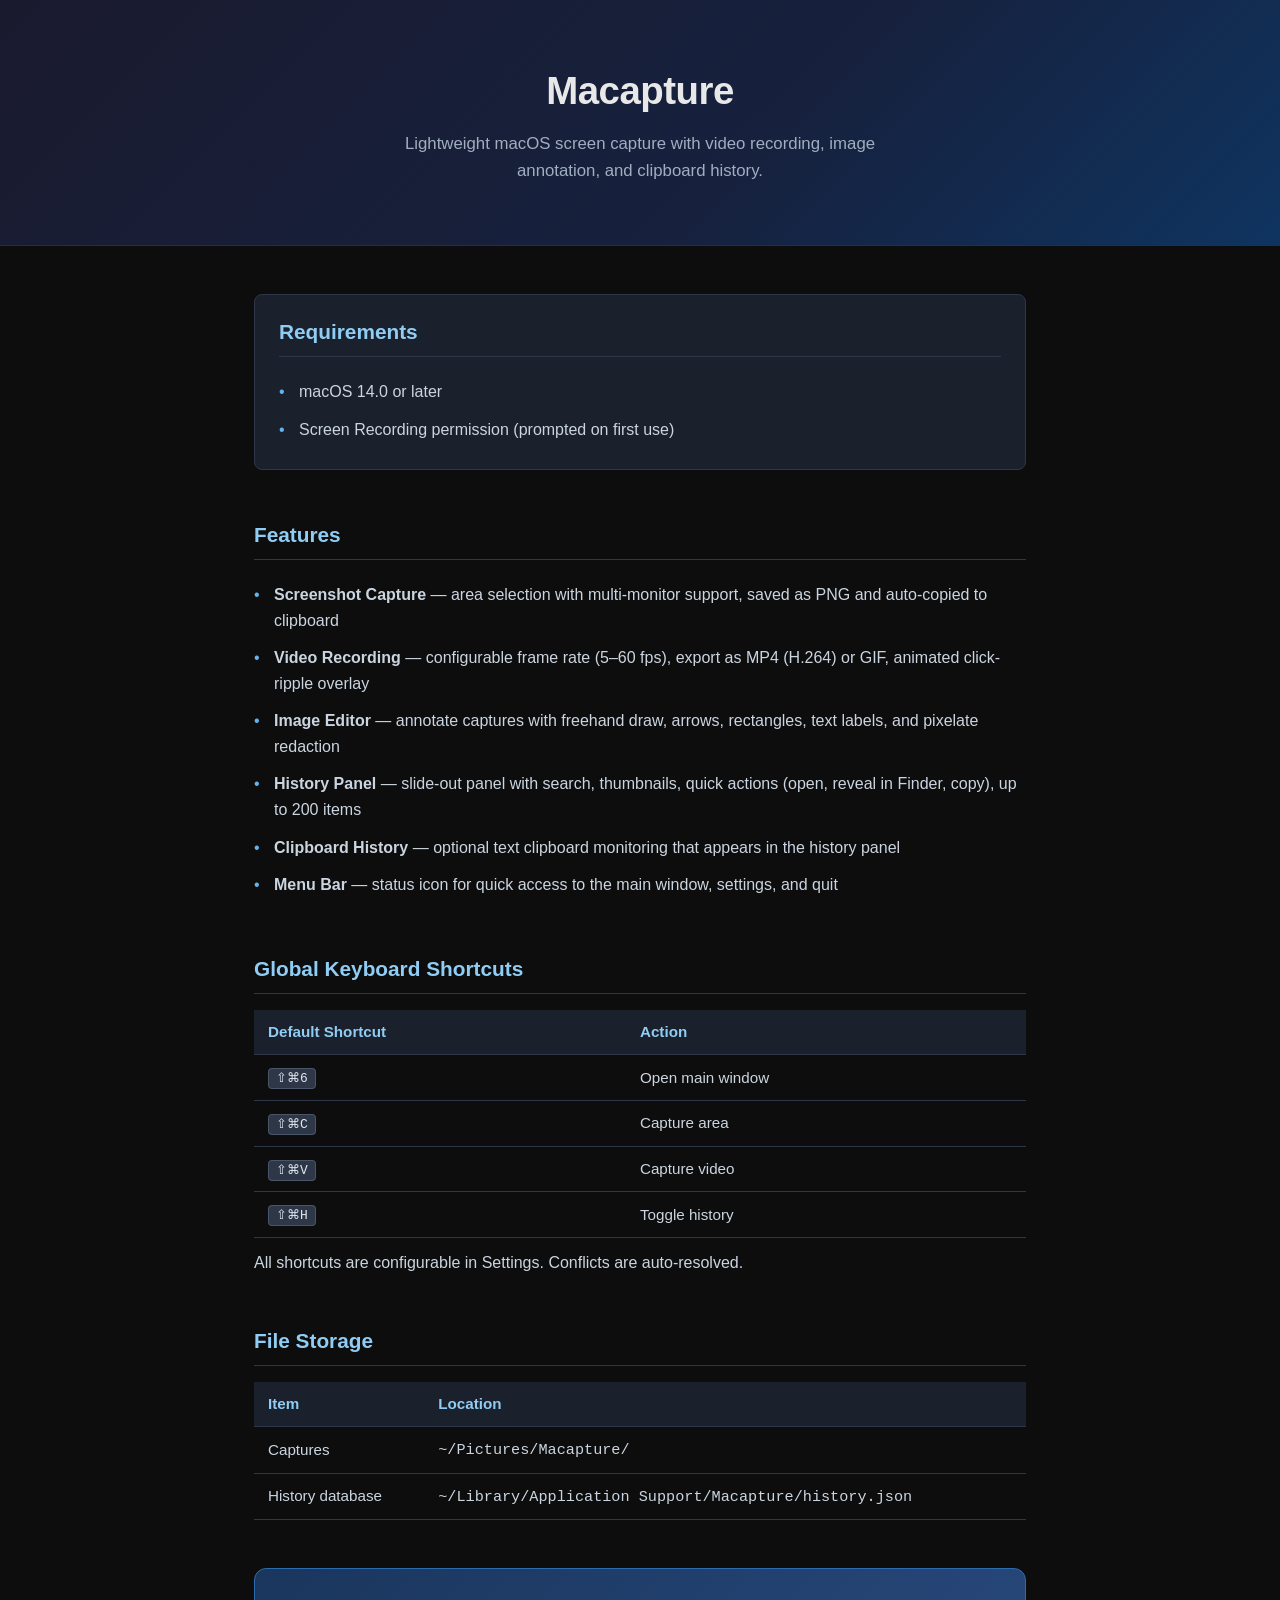
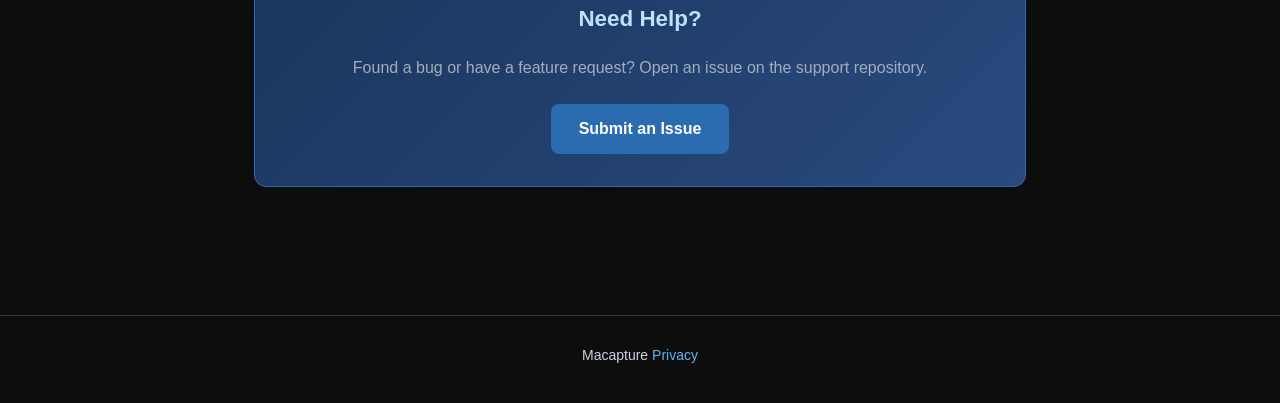
<file: index.html>
<!DOCTYPE html>
<html lang="en">
<head>
  <meta charset="UTF-8" />
  <meta name="viewport" content="width=device-width, initial-scale=1.0" />
  <title>Macapture – Support</title>
  <style>
    *, *::before, *::after { box-sizing: border-box; margin: 0; padding: 0; }

    body {
      font-family: -apple-system, BlinkMacSystemFont, "Segoe UI", Helvetica, Arial, sans-serif;
      background: #0d0d0d;
      color: #e8e8e8;
      line-height: 1.6;
    }

    header {
      background: linear-gradient(135deg, #1a1a2e 0%, #16213e 60%, #0f3460 100%);
      padding: 60px 24px 48px;
      text-align: center;
      border-bottom: 1px solid #2a2a4a;
    }

    header img {
      width: 96px;
      height: 96px;
      border-radius: 22%;
      margin-bottom: 20px;
    }

    header h1 {
      font-size: 2.4rem;
      font-weight: 700;
      letter-spacing: -0.5px;
    }

    header p {
      margin-top: 10px;
      font-size: 1.05rem;
      color: #a0aec0;
      max-width: 520px;
      margin-left: auto;
      margin-right: auto;
    }

    main {
      max-width: 820px;
      margin: 0 auto;
      padding: 48px 24px 80px;
    }

    section { margin-bottom: 48px; }

    h2 {
      font-size: 1.3rem;
      font-weight: 600;
      color: #90cdf4;
      margin-bottom: 16px;
      border-bottom: 1px solid #2d3748;
      padding-bottom: 8px;
    }

    p { color: #cbd5e0; margin-bottom: 12px; }

    ul {
      list-style: none;
      padding: 0;
    }

    ul li {
      padding: 6px 0 6px 20px;
      color: #cbd5e0;
      position: relative;
    }

    ul li::before {
      content: "•";
      position: absolute;
      left: 0;
      color: #63b3ed;
    }

    table {
      width: 100%;
      border-collapse: collapse;
      font-size: 0.95rem;
    }

    th, td {
      text-align: left;
      padding: 10px 14px;
      border-bottom: 1px solid #2d3748;
    }

    th {
      background: #1a202c;
      color: #90cdf4;
      font-weight: 600;
    }

    td { color: #cbd5e0; }

    kbd {
      background: #2d3748;
      border: 1px solid #4a5568;
      border-radius: 4px;
      padding: 2px 7px;
      font-family: "SF Mono", "Fira Code", monospace;
      font-size: 0.85em;
      color: #e2e8f0;
    }

    .cta-box {
      background: linear-gradient(135deg, #1a365d 0%, #2a4a7f 100%);
      border: 1px solid #2b6cb0;
      border-radius: 12px;
      padding: 32px 28px;
      text-align: center;
    }

    .cta-box h2 {
      border: none;
      color: #bee3f8;
      font-size: 1.4rem;
      margin-bottom: 10px;
    }

    .cta-box p {
      color: #a0aec0;
      margin-bottom: 24px;
    }

    .btn {
      display: inline-block;
      background: #2b6cb0;
      color: #fff;
      text-decoration: none;
      padding: 12px 28px;
      border-radius: 8px;
      font-weight: 600;
      font-size: 1rem;
      transition: background 0.2s ease;
    }

    .btn:hover { background: #3182ce; }

    .requirements {
      background: #1a202c;
      border: 1px solid #2d3748;
      border-radius: 8px;
      padding: 20px 24px;
    }

    footer {
      text-align: center;
      padding: 28px 24px;
      border-top: 1px solid #2d3748;
      color: #718096;
      font-size: 0.875rem;
    }

    footer a { color: #63b3ed; text-decoration: none; }
    footer a:hover { text-decoration: underline; }
  </style>
</head>
<body>

<header>
  <h1>Macapture</h1>
  <p>Lightweight macOS screen capture with video recording, image annotation, and clipboard history.</p>
</header>

<main>

  <section class="requirements">
    <h2>Requirements</h2>
    <ul>
      <li>macOS 14.0 or later</li>
      <li>Screen Recording permission (prompted on first use)</li>
    </ul>
  </section>

  <section>
    <h2>Features</h2>
    <ul>
      <li><strong>Screenshot Capture</strong> — area selection with multi-monitor support, saved as PNG and auto-copied to clipboard</li>
      <li><strong>Video Recording</strong> — configurable frame rate (5–60 fps), export as MP4 (H.264) or GIF, animated click-ripple overlay</li>
      <li><strong>Image Editor</strong> — annotate captures with freehand draw, arrows, rectangles, text labels, and pixelate redaction</li>
      <li><strong>History Panel</strong> — slide-out panel with search, thumbnails, quick actions (open, reveal in Finder, copy), up to 200 items</li>
      <li><strong>Clipboard History</strong> — optional text clipboard monitoring that appears in the history panel</li>
      <li><strong>Menu Bar</strong> — status icon for quick access to the main window, settings, and quit</li>
    </ul>
  </section>

  <section>
    <h2>Global Keyboard Shortcuts</h2>
    <table>
      <thead>
        <tr><th>Default Shortcut</th><th>Action</th></tr>
      </thead>
      <tbody>
        <tr><td><kbd>⇧⌘6</kbd></td><td>Open main window</td></tr>
        <tr><td><kbd>⇧⌘C</kbd></td><td>Capture area</td></tr>
        <tr><td><kbd>⇧⌘V</kbd></td><td>Capture video</td></tr>
        <tr><td><kbd>⇧⌘H</kbd></td><td>Toggle history</td></tr>
      </tbody>
    </table>
    <p style="margin-top:12px;">All shortcuts are configurable in Settings. Conflicts are auto-resolved.</p>
  </section>

  <section>
    <h2>File Storage</h2>
    <table>
      <thead>
        <tr><th>Item</th><th>Location</th></tr>
      </thead>
      <tbody>
        <tr><td>Captures</td><td><code>~/Pictures/Macapture/</code></td></tr>
        <tr><td>History database</td><td><code>~/Library/Application Support/Macapture/history.json</code></td></tr>
      </tbody>
    </table>
  </section>

  <section class="cta-box">
    <h2>Need Help?</h2>
    <p>Found a bug or have a feature request? Open an issue on the support repository.</p>
    <a class="btn" href="https://github.com/Band-Aid/macapture_support" target="_blank" rel="noopener noreferrer">
      Submit an Issue
    </a>
  </section>

</main>

<footer>
  <p>Macapture  <a href="https://band-aid.github.io/macapture_support/privacy.html" target="_blank" rel="noopener noreferrer">Privacy</a></p>
</footer>

</body>
</html>
</file>
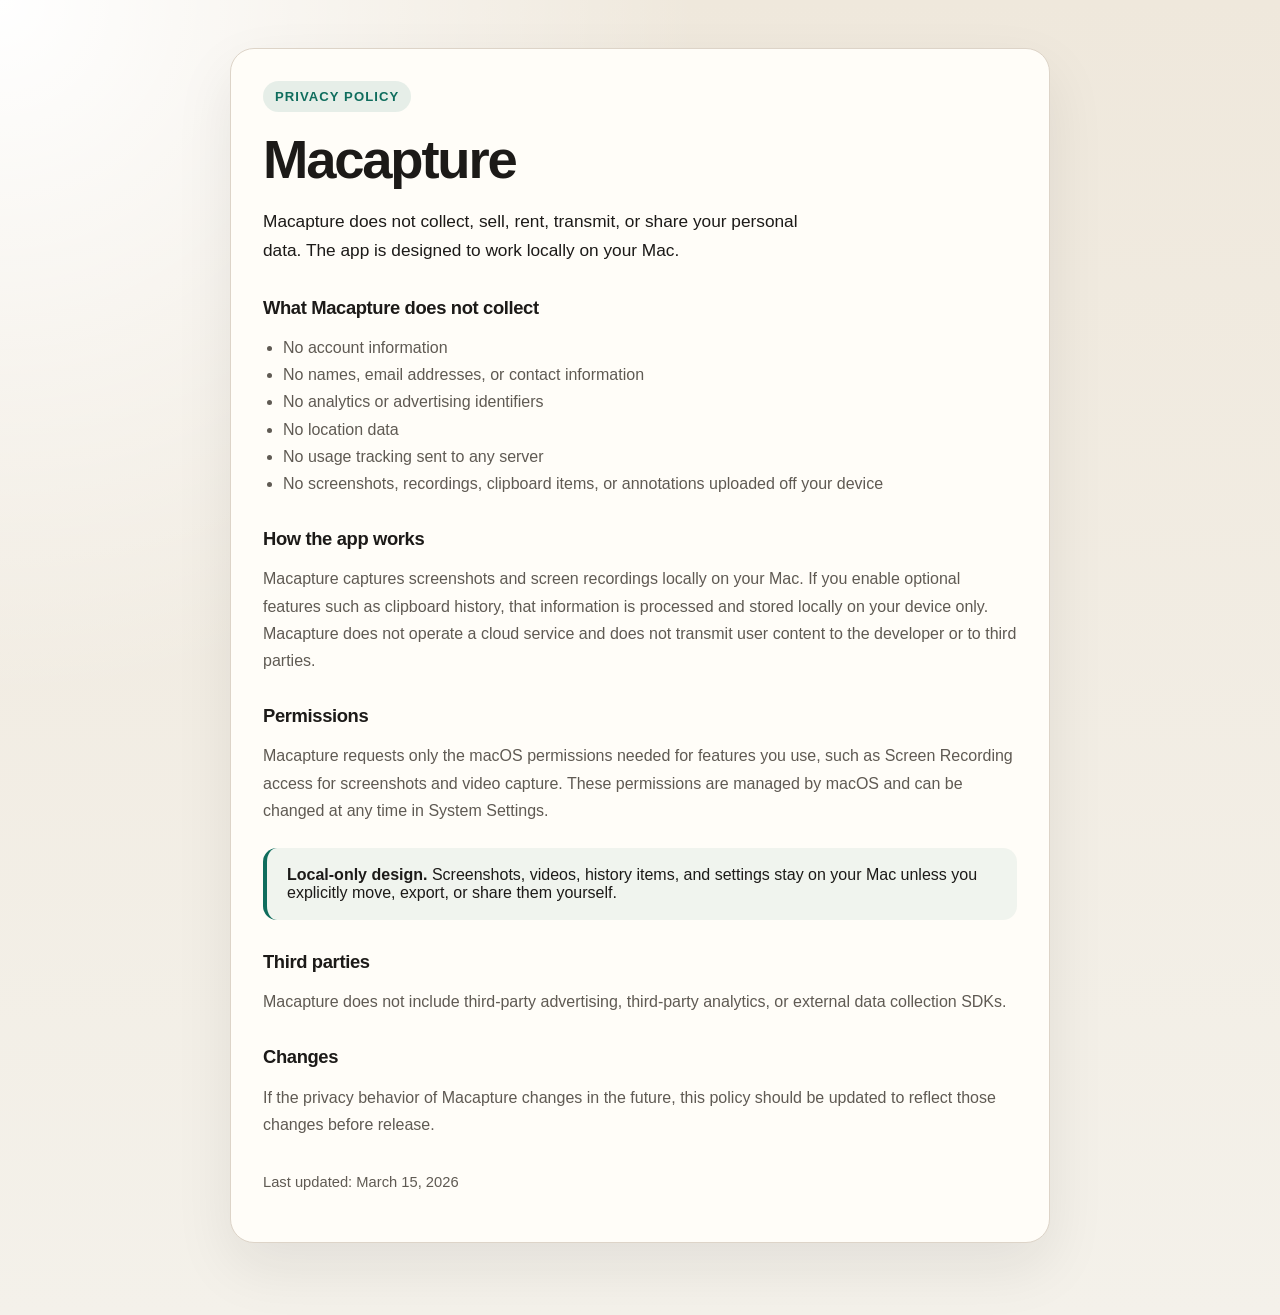
<file: privacy.html>
<!DOCTYPE html>
<html lang="en">
<head>
    <meta charset="utf-8">
    <meta name="viewport" content="width=device-width, initial-scale=1">
    <title>Macapture Privacy Policy</title>
    <style>
        :root {
            color-scheme: light;
            --bg: #f4f1ea;
            --panel: #fffdf8;
            --text: #1c1a18;
            --muted: #5f5a53;
            --line: #ddd4c8;
            --accent: #0f6d5d;
        }

        * {
            box-sizing: border-box;
        }

        body {
            margin: 0;
            font-family: "Avenir Next", "Helvetica Neue", Helvetica, Arial, sans-serif;
            background:
                radial-gradient(circle at top left, #ffffff 0%, rgba(255, 255, 255, 0) 38%),
                linear-gradient(180deg, #efe8dc 0%, var(--bg) 100%);
            color: var(--text);
        }

        main {
            max-width: 860px;
            margin: 0 auto;
            padding: 48px 20px 72px;
        }

        .card {
            background: var(--panel);
            border: 1px solid var(--line);
            border-radius: 24px;
            padding: 32px;
            box-shadow: 0 24px 60px rgba(28, 26, 24, 0.08);
        }

        h1,
        h2 {
            margin: 0 0 16px;
            line-height: 1.1;
        }

        h1 {
            font-size: clamp(2.2rem, 5vw, 3.4rem);
            letter-spacing: -0.04em;
        }

        h2 {
            margin-top: 32px;
            font-size: 1.15rem;
            letter-spacing: -0.02em;
        }

        p,
        li {
            font-size: 1rem;
            line-height: 1.7;
            color: var(--muted);
        }

        .lede {
            font-size: 1.08rem;
            color: var(--text);
            max-width: 60ch;
        }

        .badge {
            display: inline-block;
            margin-bottom: 18px;
            padding: 8px 12px;
            border-radius: 999px;
            background: rgba(15, 109, 93, 0.1);
            color: var(--accent);
            font-size: 0.82rem;
            font-weight: 700;
            letter-spacing: 0.08em;
            text-transform: uppercase;
        }

        ul {
            padding-left: 20px;
            margin: 12px 0 0;
        }

        .callout {
            margin-top: 24px;
            padding: 18px 20px;
            border-left: 4px solid var(--accent);
            background: rgba(15, 109, 93, 0.06);
            border-radius: 14px;
        }

        .footer {
            margin-top: 32px;
            font-size: 0.92rem;
            color: var(--muted);
        }

        @media (max-width: 640px) {
            main {
                padding: 24px 14px 40px;
            }

            .card {
                padding: 22px;
                border-radius: 18px;
            }
        }
    </style>
</head>
<body>
    <main>
        <section class="card">
            <div class="badge">Privacy Policy</div>
            <h1>Macapture</h1>
            <p class="lede">
                Macapture does not collect, sell, rent, transmit, or share your personal data.
                The app is designed to work locally on your Mac.
            </p>

            <h2>What Macapture does not collect</h2>
            <ul>
                <li>No account information</li>
                <li>No names, email addresses, or contact information</li>
                <li>No analytics or advertising identifiers</li>
                <li>No location data</li>
                <li>No usage tracking sent to any server</li>
                <li>No screenshots, recordings, clipboard items, or annotations uploaded off your device</li>
            </ul>

            <h2>How the app works</h2>
            <p>
                Macapture captures screenshots and screen recordings locally on your Mac. If you enable
                optional features such as clipboard history, that information is processed and stored locally
                on your device only. Macapture does not operate a cloud service and does not transmit user
                content to the developer or to third parties.
            </p>

            <h2>Permissions</h2>
            <p>
                Macapture requests only the macOS permissions needed for features you use, such as Screen
                Recording access for screenshots and video capture. These permissions are managed by macOS
                and can be changed at any time in System Settings.
            </p>

            <div class="callout">
                <strong>Local-only design.</strong>
                Screenshots, videos, history items, and settings stay on your Mac unless you explicitly move,
                export, or share them yourself.
            </div>

            <h2>Third parties</h2>
            <p>
                Macapture does not include third-party advertising, third-party analytics, or external data
                collection SDKs.
            </p>

            <h2>Changes</h2>
            <p>
                If the privacy behavior of Macapture changes in the future, this policy should be updated to
                reflect those changes before release.
            </p>

            <p class="footer">Last updated: March 15, 2026</p>
        </section>
    </main>
</body>
</html>
</file>
